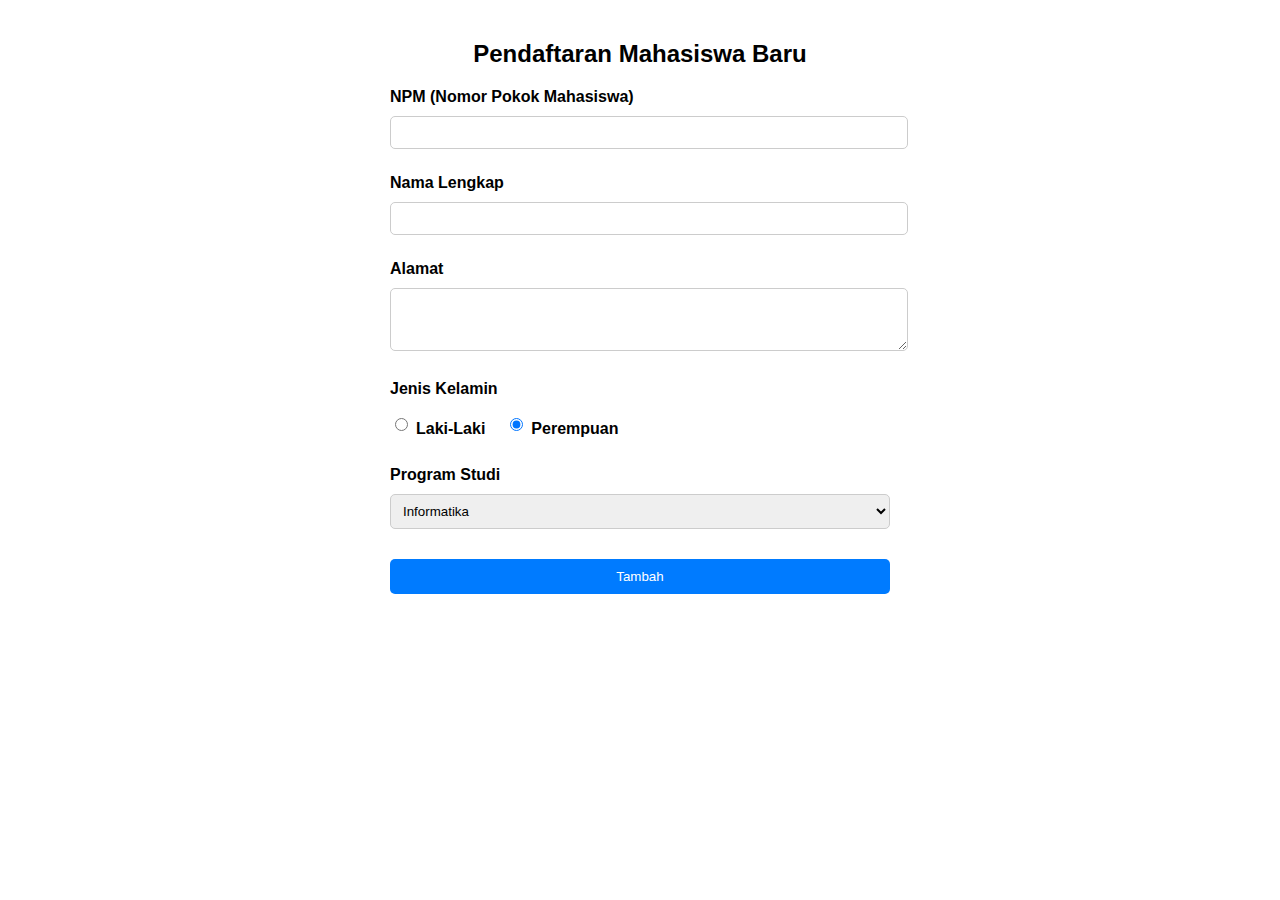
<file: Praktikum3/Soal1/index.html>
<!DOCTYPE html>
<html lang="id">
<head>
    <meta charset="UTF-8">
    <meta name="viewport" content="width=device-width, initial-scale=1.0">
    <link rel="stylesheet" href="style.css">
    <title>Pendaftaran Mahasiswa Baru</title>
</head>
<body>

    <h2>Pendaftaran Mahasiswa Baru</h2>
    
    <form>
        <label for="npm">NPM (Nomor Pokok Mahasiswa)</label>
        <input type="text" id="npm" name="npm" required>

        <label for="nama">Nama Lengkap</label>
        <input type="text" id="nama" name="nama" required>

        <label for="alamat">Alamat</label>
        <textarea id="alamat" name="alamat" rows="3" required></textarea>

        <label>Jenis Kelamin</label>
        <div class="gender">
            <label><input type="radio" name="gender" value="Laki-Laki"> Laki-Laki</label>
            <label><input type="radio" name="gender" value="Perempuan" checked> Perempuan</label>
        </div>

        <label for="prodi">Program Studi</label>
        <select id="prodi" name="prodi">
            <option value="Teknik Informatika">Informatika</option>
            <option value="Sistem Informasi">Sistem Informasi</option>
        </select>

        <button type="submit">Tambah</button>
    </form>

</body>
</html>
</file>
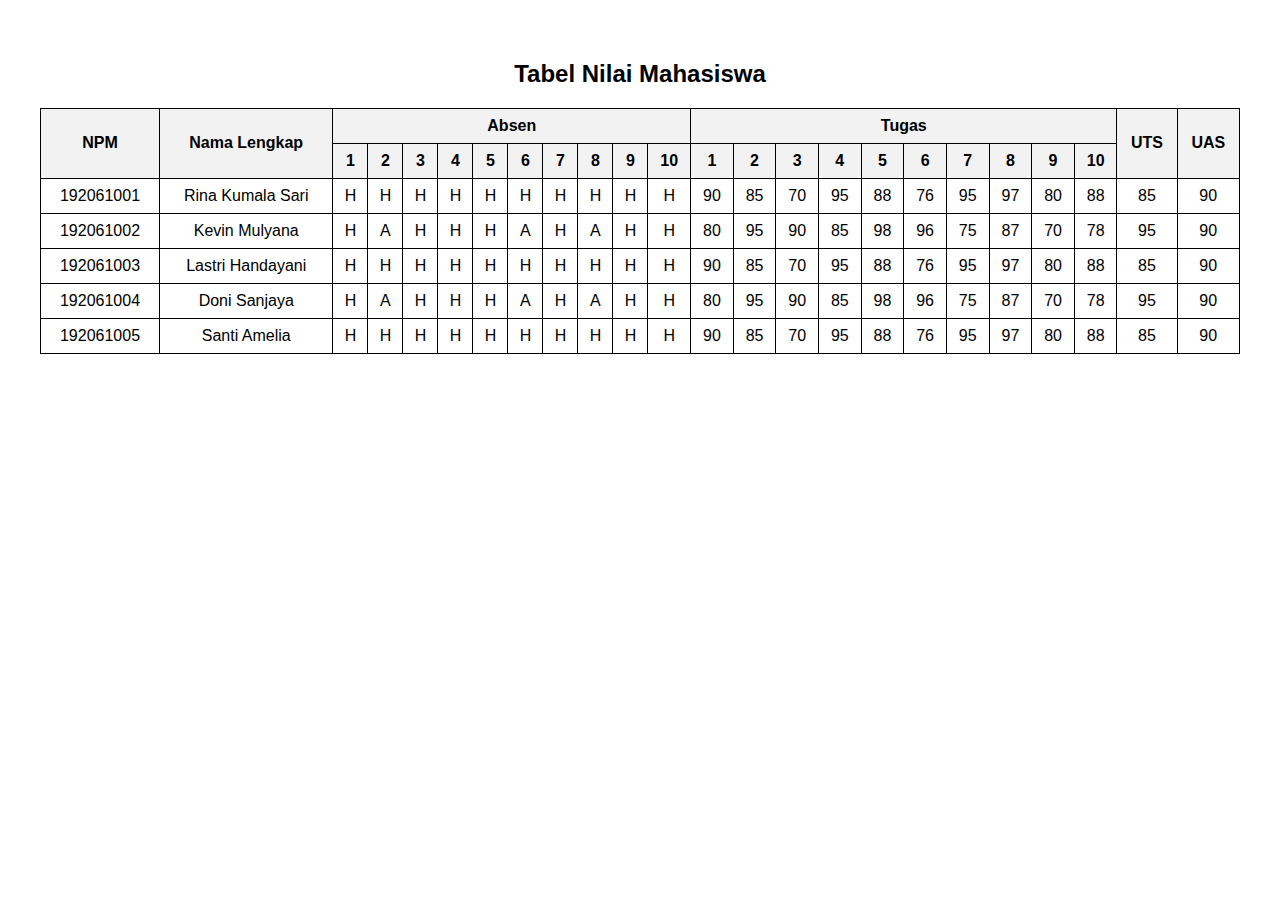
<file: Praktikum3/Soal2/index.html>
<!DOCTYPE html>
<html lang="id">
<head>
    <meta charset="UTF-8">
    <meta name="viewport" content="width=device-width, initial-scale=1.0">
    <link rel="stylesheet" href="style.css">
    <title>Tabel Nilai Mahasiswa</title>
</head>
<body>

    <h2>Tabel Nilai Mahasiswa</h2>

    <table>
        <thead>
            <tr>
                <th rowspan="2">NPM</th>
                <th rowspan="2">Nama Lengkap</th>
                <th colspan="10">Absen</th>
                <th colspan="10">Tugas</th>
                <th rowspan="2">UTS</th>
                <th rowspan="2">UAS</th>
            </tr>
            <tr>
                <th>1</th> <th>2</th> <th>3</th> <th>4</th> <th>5</th> <th>6</th> <th>7</th> <th>8</th> <th>9</th> <th>10</th>
                <th>1</th> <th>2</th> <th>3</th> <th>4</th> <th>5</th> <th>6</th> <th>7</th> <th>8</th> <th>9</th> <th>10</th>
            </tr>
        </thead>
        <tbody>
            <tr>
                <td>192061001</td>
                <td>Rina Kumala Sari</td>
                <td>H</td><td>H</td><td>H</td><td>H</td><td>H</td><td>H</td><td>H</td><td>H</td><td>H</td><td>H</td>
                <td>90</td><td>85</td><td>70</td><td>95</td><td>88</td><td>76</td><td>95</td><td>97</td><td>80</td><td>88</td>
                <td>85</td>
                <td>90</td>
            </tr>
            <tr>
                <td>192061002</td>
                <td>Kevin Mulyana</td>
                <td>H</td><td>A</td><td>H</td><td>H</td><td>H</td><td>A</td><td>H</td><td>A</td><td>H</td><td>H</td>
                <td>80</td><td>95</td><td>90</td><td>85</td><td>98</td><td>96</td><td>75</td><td>87</td><td>70</td><td>78</td>
                <td>95</td>
                <td>90</td>
            </tr>
            <tr>
                <td>192061003</td>
                <td>Lastri Handayani</td>
                <td>H</td><td>H</td><td>H</td><td>H</td><td>H</td><td>H</td><td>H</td><td>H</td><td>H</td><td>H</td>
                <td>90</td><td>85</td><td>70</td><td>95</td><td>88</td><td>76</td><td>95</td><td>97</td><td>80</td><td>88</td>
                <td>85</td>
                <td>90</td>
            </tr>
            <tr>
                <td>192061004</td>
                <td>Doni Sanjaya</td>
                <td>H</td><td>A</td><td>H</td><td>H</td><td>H</td><td>A</td><td>H</td><td>A</td><td>H</td><td>H</td>
                <td>80</td><td>95</td><td>90</td><td>85</td><td>98</td><td>96</td><td>75</td><td>87</td><td>70</td><td>78</td>
                <td>95</td>
                <td>90</td>
            </tr>
            <tr>
                <td>192061005</td>
                <td>Santi Amelia</td>
                <td>H</td><td>H</td><td>H</td><td>H</td><td>H</td><td>H</td><td>H</td><td>H</td><td>H</td><td>H</td>
                <td>90</td><td>85</td><td>70</td><td>95</td><td>88</td><td>76</td><td>95</td><td>97</td><td>80</td><td>88</td>
                <td>85</td>
                <td>90</td>
            </tr>
        </tbody>
    </table>

</body>
</html>
</file>
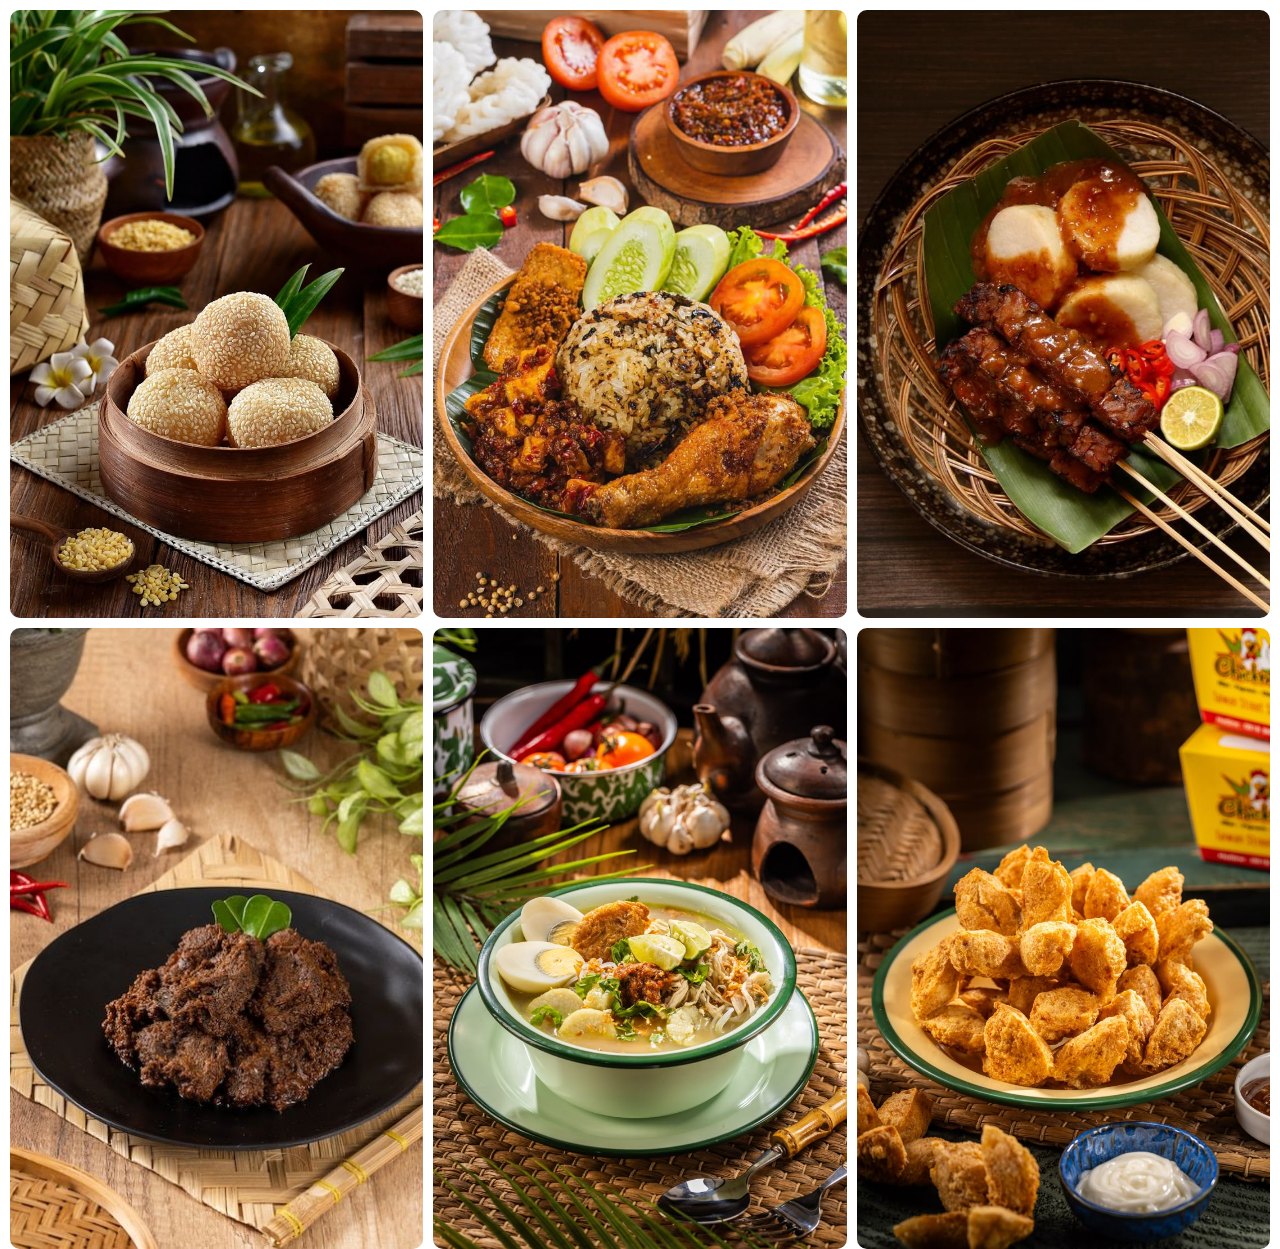
<file: Praktikum3/Soal3/index.html>
<!DOCTYPE html>
<html lang="id">
<head>
    <meta charset="UTF-8">
    <meta name="viewport" content="width=device-width, initial-scale=1.0">
    <title>Grid Gambar Makanan Nusantara</title>
    <link rel="stylesheet" href="style.css">
</head>
<body>

    <div class="gallery makanan">
        <img src="asset/Onde-onde.jpeg" alt="Onde-onde">
        <img src="asset/NasiLiwet.jpeg" alt="Nasi Liwet">
        <img src="asset/SateAyam.jpeg" alt="Sate Ayam">
        <img src="asset/Rendang.jpeg" alt="Rendang">
        <img src="asset/SotoBanjar.jpeg" alt="Soto Banjar">
        <img src="asset/BaksoGoreng.jpeg" alt="Bakso Goreng">
    </div>

</body>
</html>
</file>
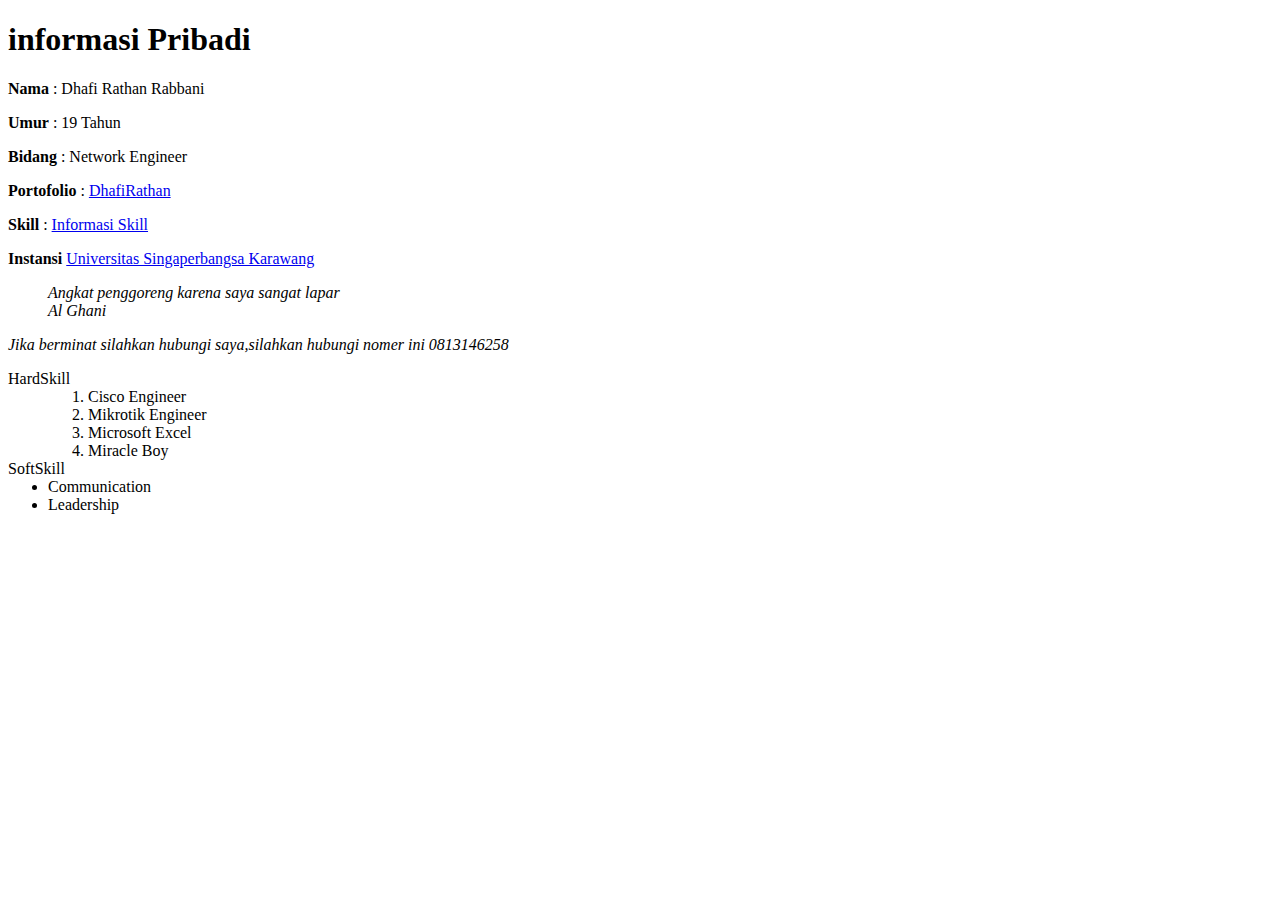
<file: Pertemuan1/menu.html>
<!DOCTYPE html>
<html lang="en">
<head>
    <meta charset="UTF-8">
    <meta name="viewport" content="width=device-width, initial-scale=1.0">
    <title>Pertemuan 1 - Dhafi Rathan Rabbani</title>
</head>
<body>
    <h1>informasi Pribadi</h1>
    <p><b>Nama</b> : Dhafi Rathan Rabbani</p>
    <p><b>Umur</b> : 19 Tahun</p>
    <p><b>Bidang</b> : Network Engineer</p>
    <p><b>Portofolio</b> : <a href="https://github.com/DhafiRathan" target="_blank"> DhafiRathan</a></p>
    <p><b>Skill</b> : <a href="/skill.html" target="_self">Informasi Skill</a></p>
    <p><b>Instansi</b> <a href="https://www.unsika.ac.id/" target="_blank">Universitas Singaperbangsa Karawang</a></p>

    <blockquote>
        <i>Angkat penggoreng karena saya sangat lapar</i> <br>
        <cite>Al Ghani</cite>
    </blockquote>



    <address>
        Jika berminat silahkan hubungi saya,silahkan hubungi nomer ini 0813146258
    </address>
    <dl>
        <dt>HardSkill</dt>
        <dd>
            <ol>
                <li>Cisco Engineer</li>
                <li>Mikrotik Engineer</li>
                <li>Microsoft Excel</li>
                <li>Miracle Boy</li>
            </ol>
            <dt>SoftSkill</dt>
            <ul>
                <li>Communication</li>
                <li>Leadership</li>
            </ul>
        </dd>
    </dl>

</body>
</html>
</file>
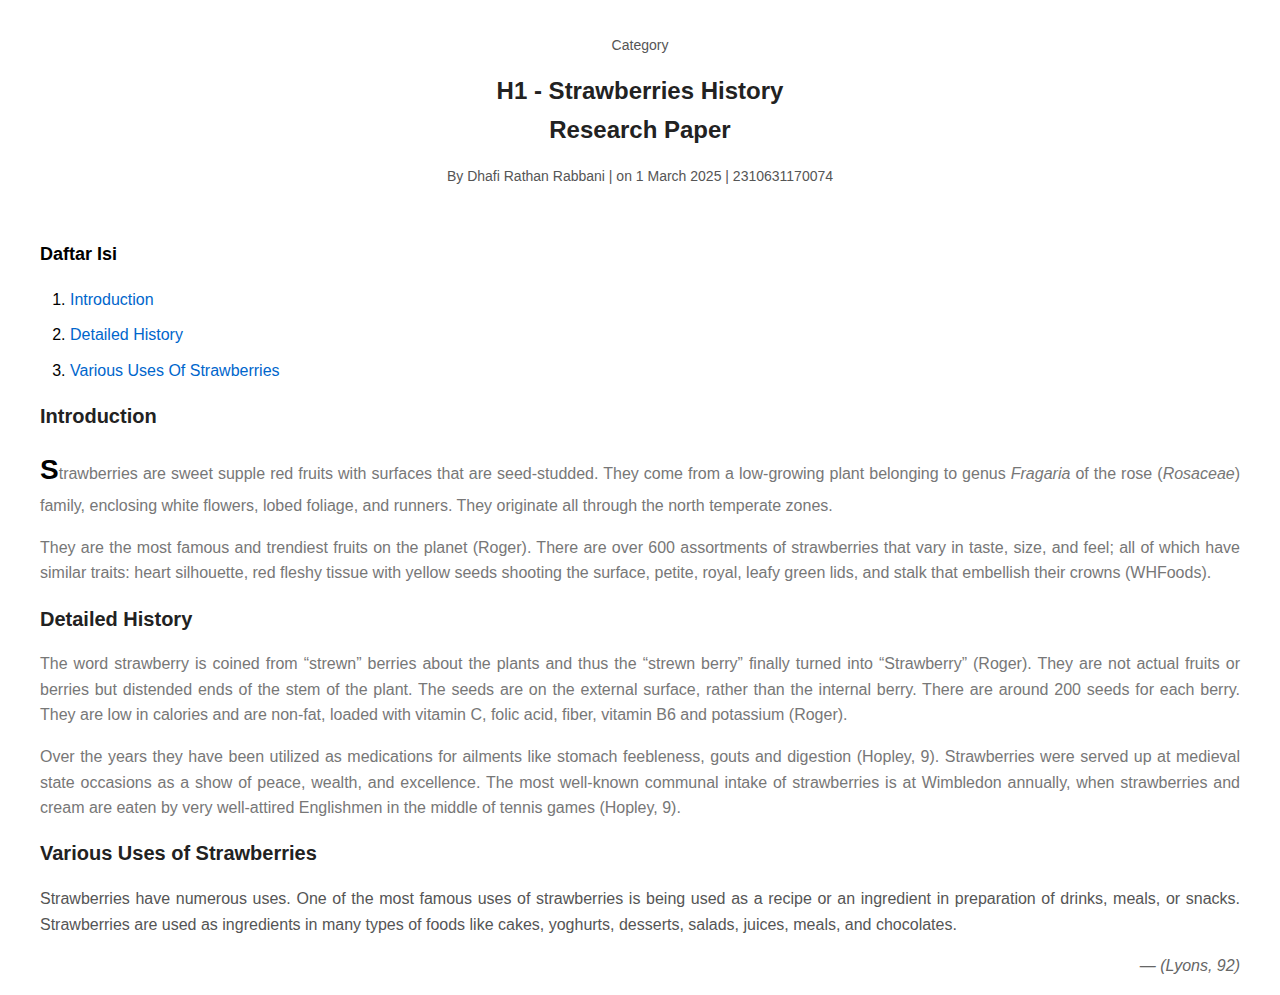
<file: Praktikum2/Strawberries.html>
<!DOCTYPE html>
<html lang="en">
<head>
    <meta charset="UTF-8">
    <meta name="viewport" content="width=device-width, initial-scale=1.0">
    <title>Strawberries Paper</title>
    <link rel="stylesheet" href="style.css">
</head>
<body>
    <div class="header">
        <p class="category">Category</p>
        <h1>H1 - Strawberries History <br> Research Paper</h1>
        <p class="author">By Dhafi Rathan Rabbani | on 1 March 2025 | 2310631170074</p>
    </div>

    <div class="daftar">
        <h3>Daftar Isi</h3>
        <ol>
            <li><a href="#introduction">Introduction</a></li>
            <li><a href="#detailed-history">Detailed History</a></li>
            <li><a href="#various-uses">Various Uses Of Strawberries</a></li>
        </ol>
    </div>

    <div class="content">
        <h2 id="introduction">Introduction</h2>
        <p><span class="first-letter">S</span>trawberries are sweet supple red fruits with surfaces that are seed-studded. They come from a low-growing plant belonging to genus <i>Fragaria</i> of the rose (<i>Rosaceae</i>) family, enclosing white flowers, lobed foliage, and runners. They originate all through the north temperate zones.</p>
        <p>They are the most famous and trendiest fruits on the planet (Roger). There are over 600 assortments of strawberries that vary in taste, size, and feel; all of which have similar traits: heart silhouette, red fleshy tissue with yellow seeds shooting the surface, petite, royal, leafy green lids, and stalk that embellish their crowns (WHFoods).</p>

        <h2 id="detailed-history">Detailed History</h2>
        <p>The word strawberry is coined from “strewn” berries about the plants and thus the “strewn berry” finally turned into “Strawberry” (Roger). They are not actual fruits or berries but distended ends of the stem of the plant. The seeds are on the external surface, rather than the internal berry. There are around 200 seeds for each berry. They are low in calories and are non-fat, loaded with vitamin C, folic acid, fiber, vitamin B6 and potassium (Roger).</p>
        <p>Over the years they have been utilized as medications for ailments like stomach feebleness, gouts and digestion (Hopley, 9). Strawberries were served up at medieval state occasions as a show of peace, wealth, and excellence. The most well-known communal intake of strawberries is at Wimbledon annually, when strawberries and cream are eaten by very well-attired Englishmen in the middle of tennis games (Hopley, 9).</p>

        <h2 id="various-uses">Various Uses of Strawberries</h2>
        <p class="content-reference">Strawberries have numerous uses. One of the most famous uses of strawberries is being used as a recipe or an ingredient in preparation of drinks, meals, or snacks. Strawberries are used as ingredients in many types of foods like cakes, yoghurts, desserts, salads, juices, meals, and chocolates.</p>
        <p class="reference">— (Lyons, 92)</p>
    </div>
</body>
</html>
</file>
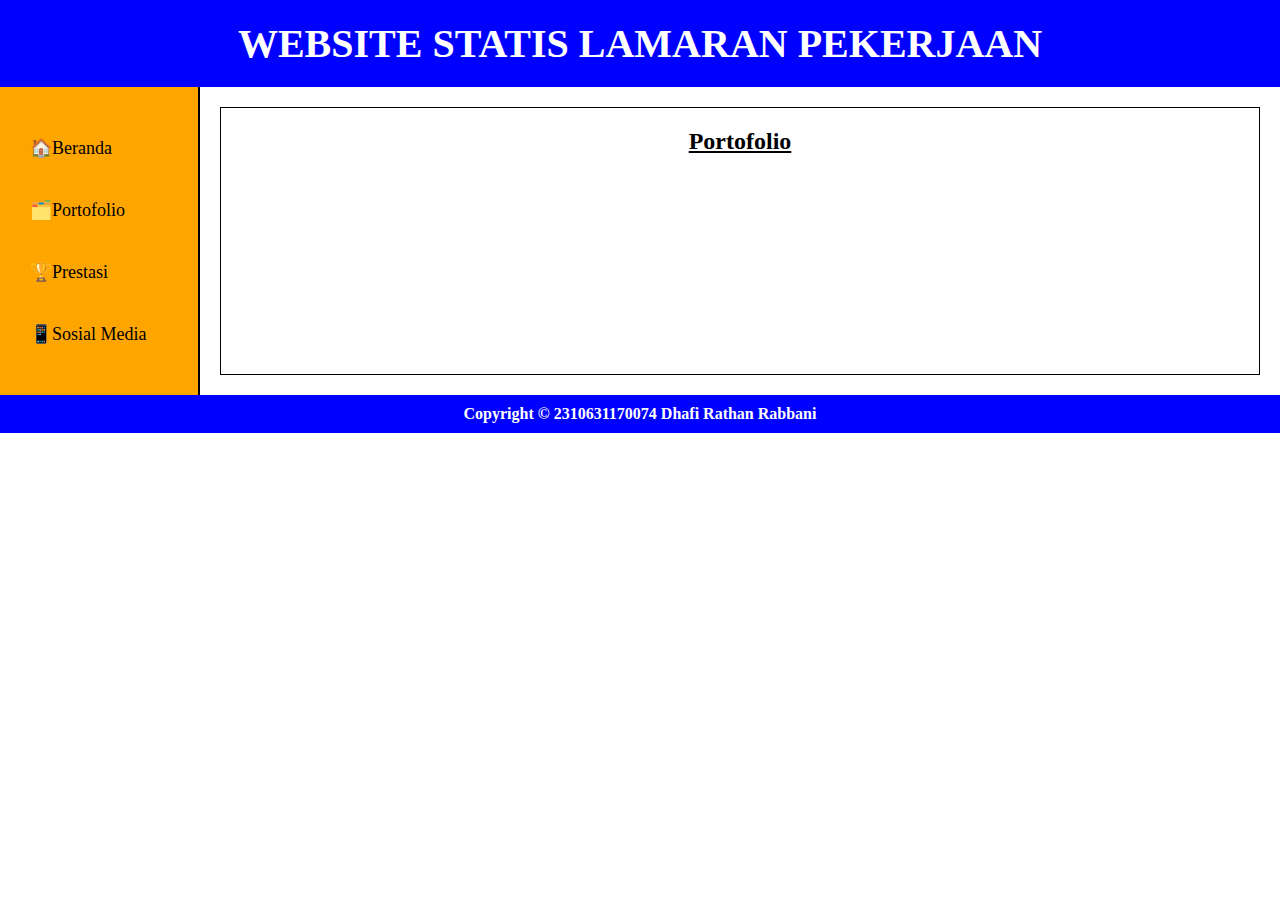
<file: UTS/portofolio.html>
<!DOCTYPE html>
<html lang="id">
<head>
    <meta charset="UTF-8">
    <title>Portofolio - Website Lamaran</title>
    <link rel="stylesheet" href="styles.css">
</head>
<body>
    <header>
        <h1>WEBSITE STATIS LAMARAN PEKERJAAN</h1>
    </header>

    <div class="container">
        <nav class="sidebar">
            <ul>
                <li><a href="index.html"><span>🏠</span>Beranda</a></li>
                <li><a href="portofolio.html"><span>🗂️</span>Portofolio</a></li>
                <li><a href="prestasi.html"><span>🏆</span>Prestasi</a></li>
                <li><a href="sosmed.html"><span>📱</span>Sosial Media</a></li>
            </ul>
        </nav>

        <main class="content">
            <section class="portofolio">
                <h2><u>Portofolio</u></h2>
                <div class="gallery">
                </div>
            </section>
        </main>
    </div>

    <footer>
        <p>Copyright © 2310631170074 Dhafi Rathan Rabbani</p>
    </footer>
</body>
</html>
</file>
<file: Praktikum3/Soal1/style.css>
body {
    font-family: Arial, sans-serif;
    max-width: 500px;
    margin: auto;
    padding: 20px;
}

h2 {
    text-align: center;
    margin-bottom: 20px; /* Tambahkan jarak bawah */
}

label {
    font-weight: bold;
    display: block;
    margin-top: 10px;
    margin-bottom: 5px; /* Tambahkan jarak bawah untuk label */
}

input, textarea, select {
    width: 100%;
    padding: 8px;
    margin-top: 5px;
    margin-bottom: 15px; /* Tambahkan jarak antar input */
    border: 1px solid #ccc;
    border-radius: 5px;
}

.gender {
    display: flex;
    gap: 20px;
    margin-bottom: 15px; /* Tambahkan jarak bawah antara gender dan form berikutnya */
}

.gender label {
    display: flex;
    align-items: center;
    gap: 5px;
    white-space: nowrap;
}

button {
    background-color: #007bff;
    color: white;
    padding: 10px;
    border: none;
    border-radius: 5px;
    cursor: pointer;
    margin-top: 15px;
    width: 100%;
}

button:hover {
    background-color: #0056b3;
}
</file>
<file: Praktikum3/Soal2/style.css>
body {
    font-family: Arial, sans-serif;
    margin: 20px;
    padding: 20px;
}

h2 {
    text-align: center;
    margin-bottom: 20px;
}

table {
    width: 100%;
    border-collapse: collapse;
    text-align: center;
}

th, td {
    border: 1px solid black;
    padding: 8px;
}

th {
    background-color: #f2f2f2;
}

thead th {
    text-align: center;
}
</file>
<file: Praktikum3/Soal3/style.css>
* {
    margin: 0;
    padding: 0;
    box-sizing: border-box;
}

body {
    font-family: Arial, sans-serif;
    display: flex;
    justify-content: center;
    align-items: center;
    height: 100vh;
    width: 100vw;
    background-color: white;
    overflow: hidden;
}

.gallery {
    display: grid;
    grid-template-columns: repeat(3, 1fr);
    grid-template-rows: repeat(2, 1fr);
    gap: 10px;
    width: 100vw;
    height: 100vh;
    padding: 10px;
}

.gallery img {
    width: 100%;
    height: 100%;
    object-fit: cover;
    border-radius: 10px;
}
</file>
<file: Praktikum2/style.css>
body {
    font-family: Arial, sans-serif;
    line-height: 1.6;
    margin: 0;
    padding: 0;
}

.header {
    text-align: center;
    padding: 20px;
}

.category {
    font-size: 14px;
    color: #555;
    text-align: center;
}

h1 {
    font-size: 24px;
    color: #222;
}

.author {
    font-size: 14px;
    text-align: center;
    color: #555;
}

.daftar {
    padding: 0 20px;
    margin: 0 20px;    
}

h3 {
    font-size: 18px;
}

ol {
    padding-left: 20px;
}

ol li {
    margin: 10px;
}

ol li a {
    text-decoration: none;
    color: #0066cc;
}

.content {
    padding: 0 20px;
    margin: 0 20px;    
    background: white;
}

h2 {
    font-size: 20px;
    color: #222;
}

p {
    text-align: justify;
    color: #777;
}

.first-letter {
    font-size: 28px;
    font-weight: bold;
    color: #000;
}

.content-reference {
    color: #555;
}

.reference {
    font-style: italic;
    color: #666;
    text-align: right;
}
</file>
<file: UTS/styles.css>
* {
    margin: 0;
    padding: 0;
    box-sizing: border-box;
    font-family: Georgia, serif;
}

body {
    background-color: white;
    color: black;
}

header {
    background-color: blue;
    color: white;
    text-align: center;
    padding: 20px 0;
    font-weight: bold;
    font-size: 20px;
}

.container {
    display: flex;
}

.sidebar {
    width: 200px;
    background-color: orange;
    padding: 20px;
    border-right: 2px solid black;
}

.sidebar ul {
    list-style-type: none;
}

.sidebar li {
    margin: 20px 0;
    font-size: 18px;
    cursor: pointer;
}

.sidebar ul li a {
    text-decoration: none;
    color: black;
    display: block;
    padding: 10px;
}

.sidebar ul li a:hover {
    background-color: #fff;
    color: #ff6600;
}

.content {
    display: flex;
    flex: 1;
    padding: 20px;
    gap: 20px;
}

.lamaran, .biodata {
    flex: 1;
    border: 1px solid black;
    padding: 20px;
    background-color: white;
}

.lamaran h2, .biodata h2 {
    text-align: center;
    margin-bottom: 20px;
}

.surat-img {
    width: 100%;
    height: auto;
    border: 1px solid #aaa;
}

.foto-profil {
    width: 120px;
    height: auto;
    border-radius: 10px;
    display: block;
    margin: 0 auto 20px;
}

.biodata table {
    width: 100%;
    font-size: 16px;
}

footer {
    background-color: blue;
    color: white;
    text-align: center;
    padding: 10px 0;
    font-weight: bold;
}


.portofolio {
    background-color: white;
    padding: 20px;
    border: 1px solid black;
    width: 100%;
}

.portofolio h2 {
    text-align: center;
    margin-bottom: 20px;
}

.gallery {
    display: grid;
    grid-template-columns: repeat(2, 1fr);
    gap: 30px;
    padding: 0 30px;
}

.item {
    text-align: center;
}

.item h3 {
    font-size: 16px;
    margin-bottom: 10px;
    color: #222;
}

.item img {
    width: 100%;
    max-width: 350px;
    height: auto;
    border: 1px solid #aaa;
}


.prestasi {
    background-color: white;
    padding: 20px;
    border: 1px solid black;
    width: 100%;
}

.prestasi h2 {
    text-align: center;
    margin-bottom: 20px;
}

.certificates {
    display: grid;
    grid-template-columns: repeat(auto-fit, minmax(250px, 1fr));
    gap: 30px;
    padding: 0 30px;
    justify-items: center;
    text-align: center;
}

.cert-item h3 {
    font-size: 16px;
    margin-bottom: 10px;
    color: #222;
}

.cert-item img {
    width: 100%;
    max-width: 280px;
    height: auto;
    border: 1px solid #aaa;
}


.sosial-media {
    background-color: white;
    padding: 20px;
    border: 1px solid black;
}

.sosial-media h2 {
    text-align: center;
    margin-bottom: 30px;
}

.sosmed-grid {
    display: grid;
    grid-template-columns: repeat(auto-fit, minmax(300px, 1fr));
    gap: 30px;
    padding: 0 20px;
    text-align: center;
}

.sosmed-item h3 {
    font-size: 16px;
    margin-bottom: 10px;
}

.sosmed-item img {
    width: 100%;
    max-width: 350px;
    border: 1px solid #aaa;
}
</file>
